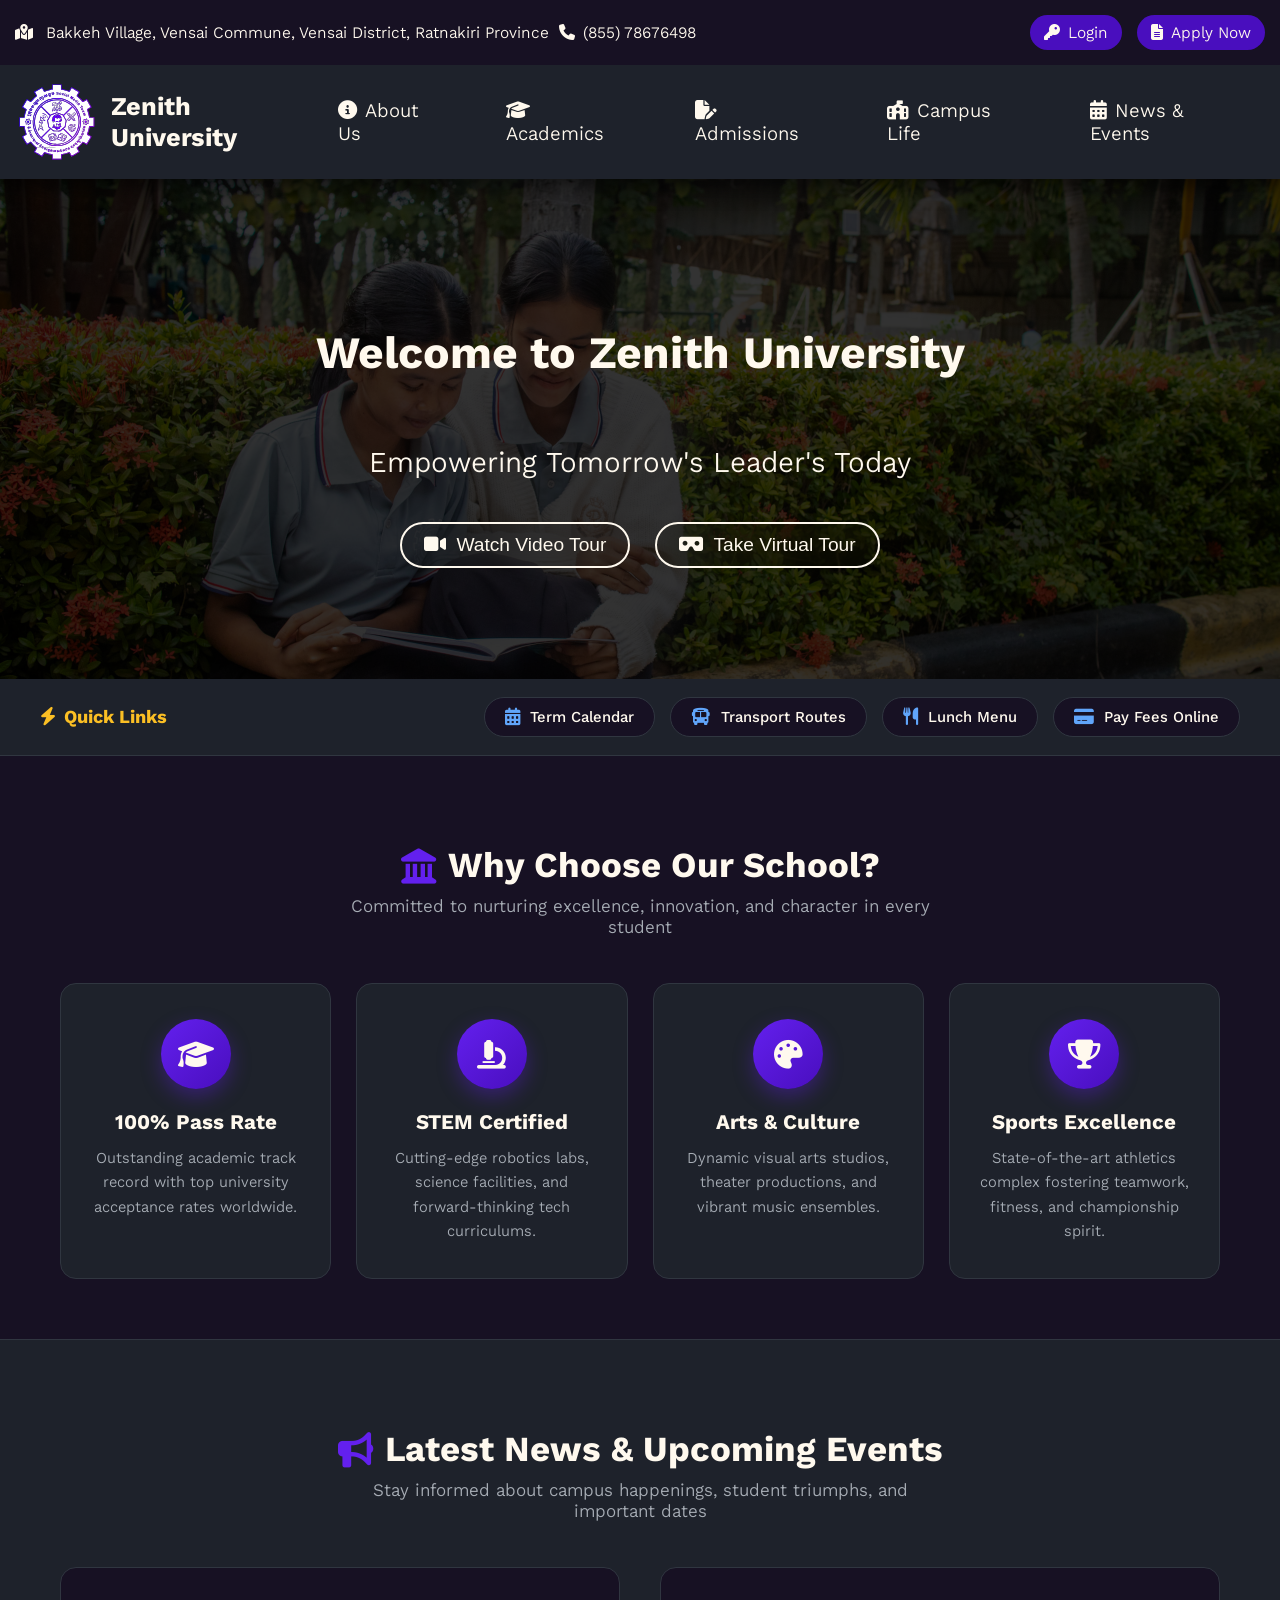
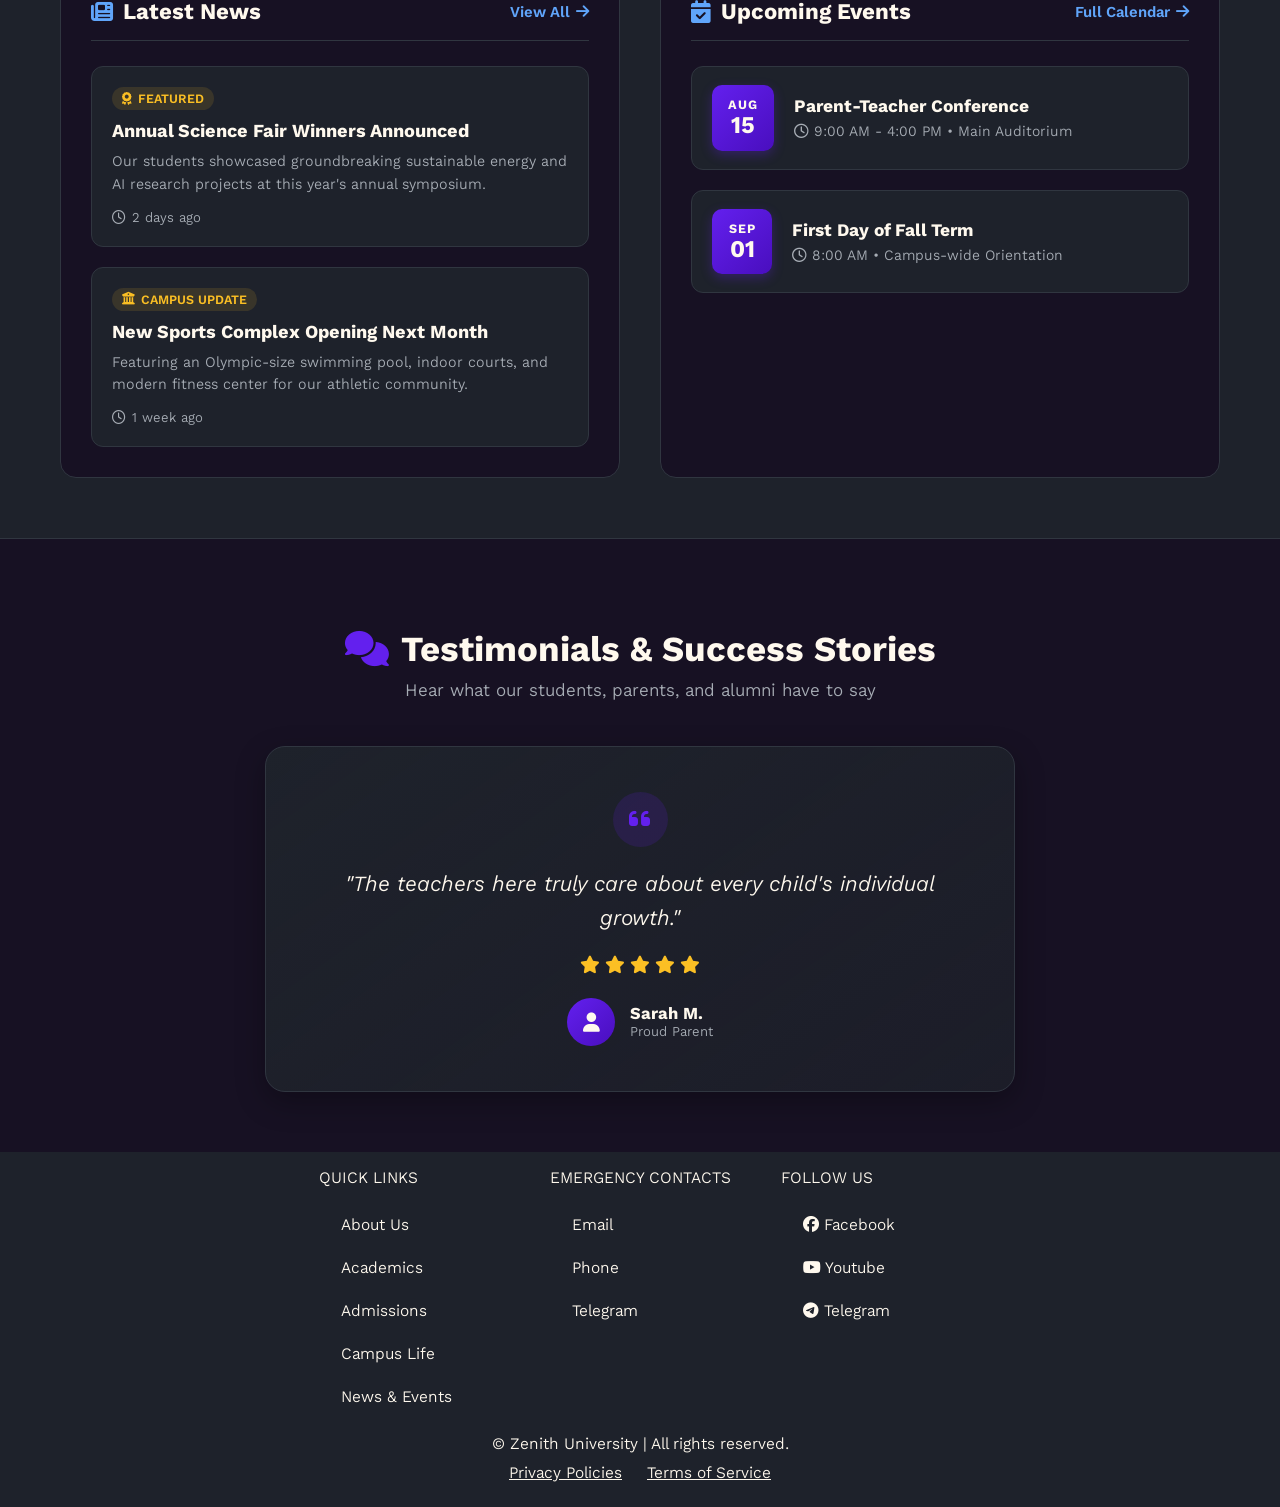
<file: index.html>
<!doctype html>
<html lang="en">
  <head>
    <meta charset="UTF-8" />
    <meta name="viewport" content="width=device-width, initial-scale=1.0" />
    <title>Zenith University</title>
    <base href="/" />
    <link rel="stylesheet" href="global.css" />
    <link rel="stylesheet" href="home.css" />
    <link
      rel="stylesheet"
      href="https://cdnjs.cloudflare.com/ajax/libs/font-awesome/6.5.0/css/all.min.css"
    />
  </head>
  <body>
    <header class="home-header">
      <section class="first-header-section">
        <div class="contact-info">
          <a
            target="_blank"
            href="https://www.google.com/maps/dir//13.9768526,106.6695655/@13.9764085,106.6727207,15.83z/data=!4m2!4m1!3e9?entry=ttu&g_ep=EgoyMDI2MDgwNC4wIKXMDSoASAFQAw%3D%3D"
          >
            <i class="fa-solid fa-map-location-dot"></i>
            Bakkeh Village, Vensai Commune, Vensai District, Ratnakiri Province
          </a>
          <a href="tel:+85578676498"
            ><i class="fa-solid fa-phone"></i>(855) 78676498</a
          >
        </div>

        <div class="header-button-container">
          <button><i class="fa-solid fa-key"></i>Login</button>
          <button><i class="fa-solid fa-file-text"></i>Apply Now</button>
        </div>
      </section>

      <!-- [🎓 Academy Logo]   About Us ▽   Academics ▽   Admissions ▽   Campus Life ▽   News & Events     | -->
      <section class="second-header-section">
        <a href="index.html" class="header-logo-container">
          <img
            src="images/school-logo.svg"
            alt="University Logo"
            width="84"
          />
          Zenith University
        </a>

        <nav class="navigation-container">
          <a href="pages/about/about.html"
            ><i class="fa-solid fa-circle-info"></i>About Us</a
          >
          <a href="#"><i class="fa-solid fa-graduation-cap"></i>Academics</a>
          <a href="#"><i class="fa-solid fa-file-pen"></i>Admissions</a>
          <a href="#"><i class="fa-solid fa-school-flag"></i>Campus Life</a>
          <a href="#"><i class="fa-solid fa-calendar-days"></i>News & Events</a>
        </nav>
      </section>
    </header>

    <main>
      <section class="hero-section">
        <img src="images/students.png" alt="Hero image" />
        <div class="hero-background"></div>
        <div class="hero-text-container">
          <h1>Welcome to Zenith University</h1>
          <p>Empowering Tomorrow's Leader's Today</p>
          <div class="hero-button-container">
            <button class="hero-apply-button">
              <i class="fa-solid fa-video"></i>Watch Video Tour
            </button>
            <button class="hero-apply-button">
              <i class="fa-solid fa-vr-cardboard"></i>Take Virtual Tour
            </button>
          </div>
        </div>
      </section>

      <!-- Quick Links Bar -->
      <section class="quick-links-section">
        <div class="quick-links-wrapper">
          <span class="quick-links-label"
            ><i class="fa-solid fa-bolt"></i> Quick Links</span
          >
          <div class="quick-links-items">
            <a href="#" class="quick-link-item">
              <i class="fa-solid fa-calendar-days"></i>
              <span>Term Calendar</span>
            </a>
            <a href="#" class="quick-link-item">
              <i class="fa-solid fa-bus"></i>
              <span>Transport Routes</span>
            </a>
            <a href="#" class="quick-link-item">
              <i class="fa-solid fa-utensils"></i>
              <span>Lunch Menu</span>
            </a>
            <a href="#" class="quick-link-item">
              <i class="fa-solid fa-credit-card"></i>
              <span>Pay Fees Online</span>
            </a>
          </div>
        </div>
      </section>

      <!-- Why Choose Our School? (Key Pillars) -->
      <section class="why-choose-section">
        <div class="section-container">
          <div class="section-header">
            <h2><i class="fa-solid fa-landmark"></i> Why Choose Our School?</h2>
            <p>
              Committed to nurturing excellence, innovation, and character in
              every student
            </p>
          </div>
          <div class="pillars-grid">
            <div class="pillar-card">
              <div class="pillar-icon-box">
                <i class="fa-solid fa-graduation-cap"></i>
              </div>
              <h3>100% Pass Rate</h3>
              <p>
                Outstanding academic track record with top university acceptance
                rates worldwide.
              </p>
            </div>
            <div class="pillar-card">
              <div class="pillar-icon-box">
                <i class="fa-solid fa-microscope"></i>
              </div>
              <h3>STEM Certified</h3>
              <p>
                Cutting-edge robotics labs, science facilities, and
                forward-thinking tech curriculums.
              </p>
            </div>
            <div class="pillar-card">
              <div class="pillar-icon-box">
                <i class="fa-solid fa-palette"></i>
              </div>
              <h3>Arts & Culture</h3>
              <p>
                Dynamic visual arts studios, theater productions, and vibrant
                music ensembles.
              </p>
            </div>
            <div class="pillar-card">
              <div class="pillar-icon-box">
                <i class="fa-solid fa-trophy"></i>
              </div>
              <h3>Sports Excellence</h3>
              <p>
                State-of-the-art athletics complex fostering teamwork, fitness,
                and championship spirit.
              </p>
            </div>
          </div>
        </div>
      </section>

      <!-- Latest News & Upcoming Events -->
      <section class="news-events-section">
        <div class="section-container">
          <div class="section-header">
            <h2>
              <i class="fa-solid fa-bullhorn"></i> Latest News & Upcoming Events
            </h2>
            <p>
              Stay informed about campus happenings, student triumphs, and
              important dates
            </p>
          </div>
          <div class="news-events-grid">
            <!-- News Column -->
            <div class="news-column">
              <div class="column-header">
                <h3><i class="fa-solid fa-newspaper"></i> Latest News</h3>
                <a href="#" class="view-all-link"
                  >View All <i class="fa-solid fa-arrow-right"></i
                ></a>
              </div>
              <div class="news-list">
                <article class="news-card">
                  <div class="news-badge">
                    <i class="fa-solid fa-award"></i> Featured
                  </div>
                  <h4>Annual Science Fair Winners Announced</h4>
                  <p>
                    Our students showcased groundbreaking sustainable energy and
                    AI research projects at this year's annual symposium.
                  </p>
                  <span class="news-meta"
                    ><i class="fa-regular fa-clock"></i> 2 days ago</span
                  >
                </article>
                <article class="news-card">
                  <div class="news-badge">
                    <i class="fa-solid fa-building-columns"></i> Campus Update
                  </div>
                  <h4>New Sports Complex Opening Next Month</h4>
                  <p>
                    Featuring an Olympic-size swimming pool, indoor courts, and
                    modern fitness center for our athletic community.
                  </p>
                  <span class="news-meta"
                    ><i class="fa-regular fa-clock"></i> 1 week ago</span
                  >
                </article>
              </div>
            </div>

            <!-- Events Column -->
            <div class="events-column">
              <div class="column-header">
                <h3>
                  <i class="fa-solid fa-calendar-check"></i> Upcoming Events
                </h3>
                <a href="#" class="view-all-link"
                  >Full Calendar <i class="fa-solid fa-arrow-right"></i
                ></a>
              </div>
              <div class="events-list">
                <div class="event-card">
                  <div class="event-date-box">
                    <span class="event-month">AUG</span>
                    <span class="event-day">15</span>
                  </div>
                  <div class="event-details">
                    <h4>Parent-Teacher Conference</h4>
                    <p>
                      <i class="fa-regular fa-clock"></i> 9:00 AM - 4:00 PM
                      &bull; Main Auditorium
                    </p>
                  </div>
                </div>
                <div class="event-card">
                  <div class="event-date-box">
                    <span class="event-month">SEP</span>
                    <span class="event-day">01</span>
                  </div>
                  <div class="event-details">
                    <h4>First Day of Fall Term</h4>
                    <p>
                      <i class="fa-regular fa-clock"></i> 8:00 AM &bull;
                      Campus-wide Orientation
                    </p>
                  </div>
                </div>
              </div>
            </div>
          </div>
        </div>
      </section>

      <!-- Testimonials / Success Stories -->
      <section class="testimonials-section">
        <div class="section-container">
          <div class="section-header">
            <h2>
              <i class="fa-solid fa-comments"></i> Testimonials & Success
              Stories
            </h2>
            <p>Hear what our students, parents, and alumni have to say</p>
          </div>
          <div class="testimonials-container">
            <div class="testimonial-card">
              <div class="quote-icon">
                <i class="fa-solid fa-quote-left"></i>
              </div>
              <p class="testimonial-quote">
                "The teachers here truly care about every child's individual
                growth."
              </p>
              <div class="testimonial-rating">
                <i class="fa-solid fa-star"></i>
                <i class="fa-solid fa-star"></i>
                <i class="fa-solid fa-star"></i>
                <i class="fa-solid fa-star"></i>
                <i class="fa-solid fa-star"></i>
              </div>
              <div class="testimonial-author">
                <div class="author-avatar">
                  <i class="fa-solid fa-user"></i>
                </div>
                <div class="author-info">
                  <span class="author-name">Sarah M.</span>
                  <span class="author-role">Proud Parent</span>
                </div>
              </div>
            </div>
          </div>
        </div>
      </section>
    </main>

    <footer class="main-footer">
      <section class="footer-links-container">
        <div class="quick-links-container">
          <p>QUICK LINKS</p>
          <ul>
            <li><a href="pages/about/about.html">About Us</a></li>
            <li><a href="#">Academics</a></li>
            <li><a href="#">Admissions</a></li>
            <li><a href="#">Campus Life</a></li>
            <li><a href="#">News & Events</a></li>
          </ul>
        </div>
        <div class="emergency-contacts-container">
          <p>EMERGENCY CONTACTS</p>
          <ul>
            <li><a href="#">Email</a></li>
            <li><a href="#">Phone</a></li>
            <li><a href="#">Telegram</a></li>
          </ul>
        </div>
        <div class="social-media-container">
          <p>FOLLOW US</p>
          <ul>
            <li>
              <a href="#"> <i class="fa-brands fa-facebook"></i> Facebook </a>
            </li>
            <li>
              <a href="#"><i class="fa-brands fa-youtube"></i> Youtube</a>
            </li>
            <li>
              <a href="#"><i class="fa-brands fa-telegram"></i> Telegram</a>
            </li>
          </ul>
        </div>
      </section>

      <section class="footer-copyright">
        &copy; Zenith University | All rights reserved.
        <div class="footer-copyright-links">
          <a href="#">Privacy Policies</a>
          <a href="#">Terms of Service</a>
        </div>
      </section>
    </footer>
  </body>
</html>
</file>
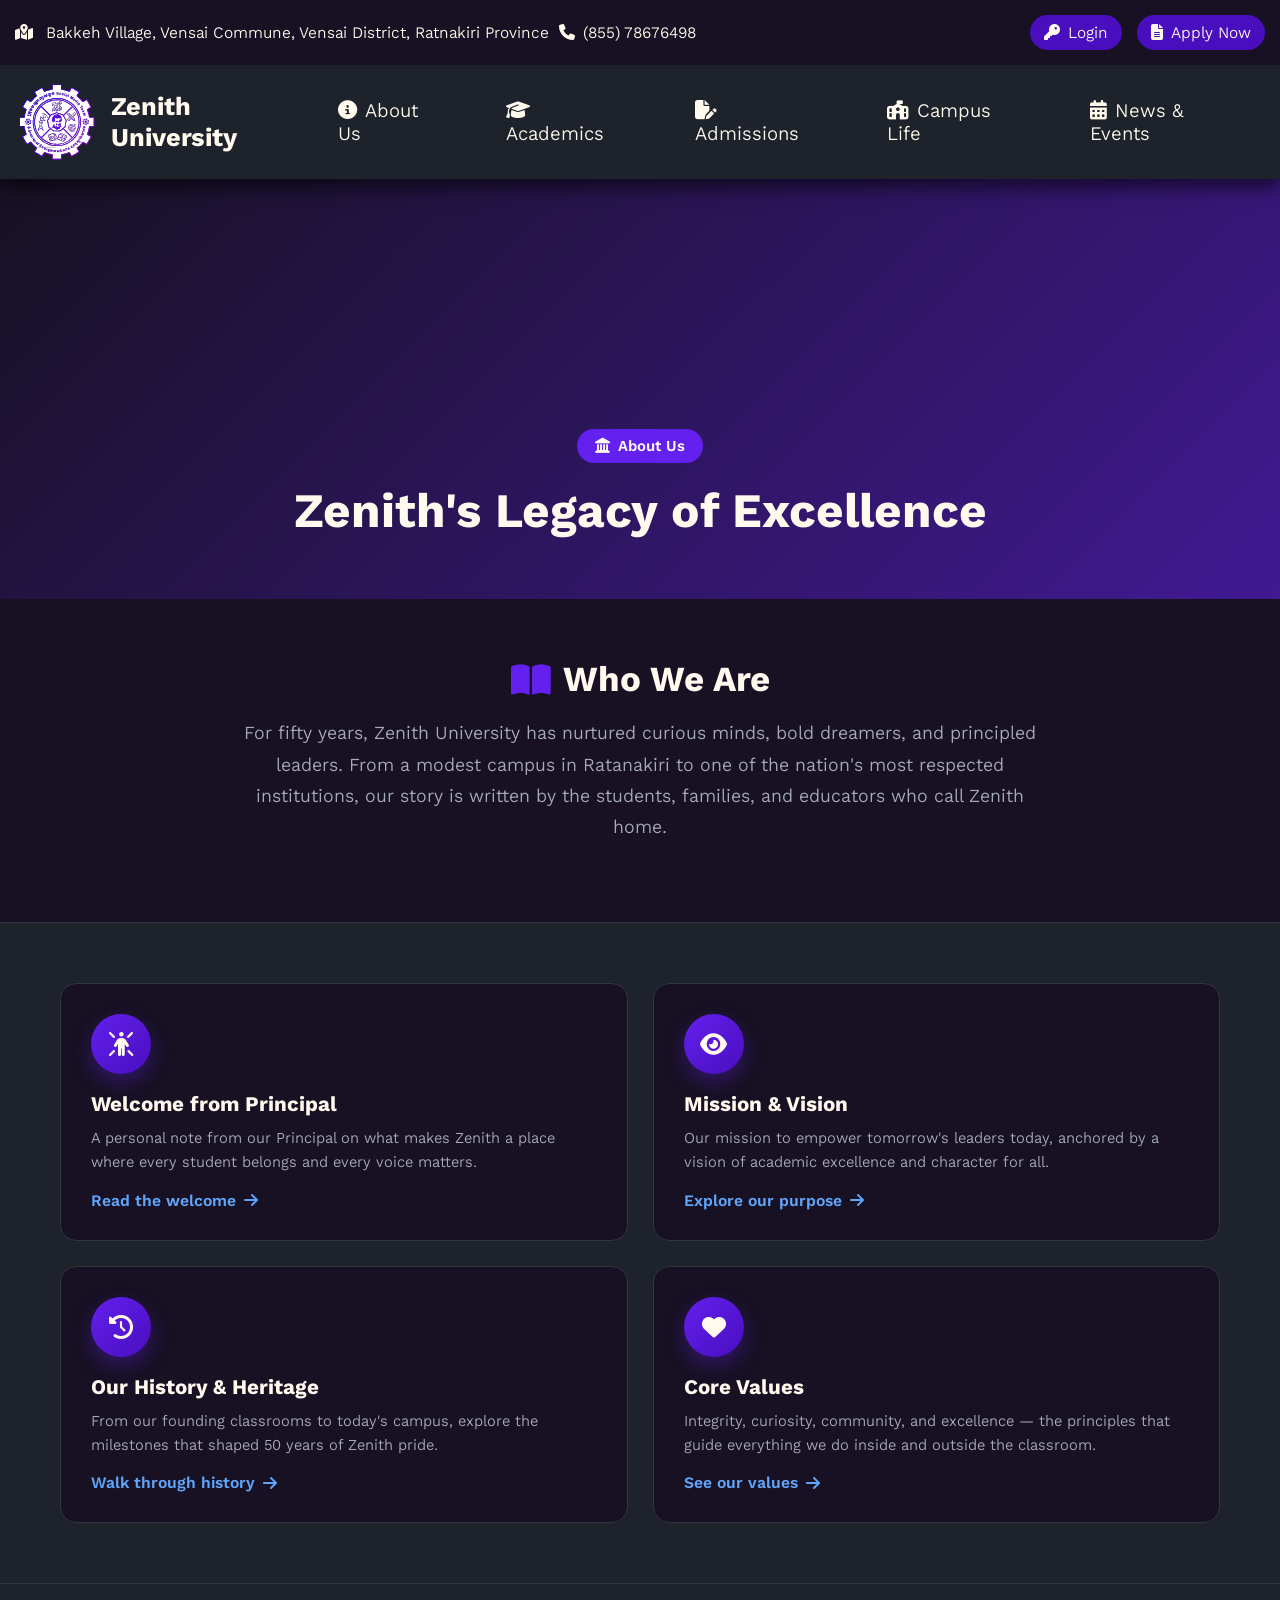
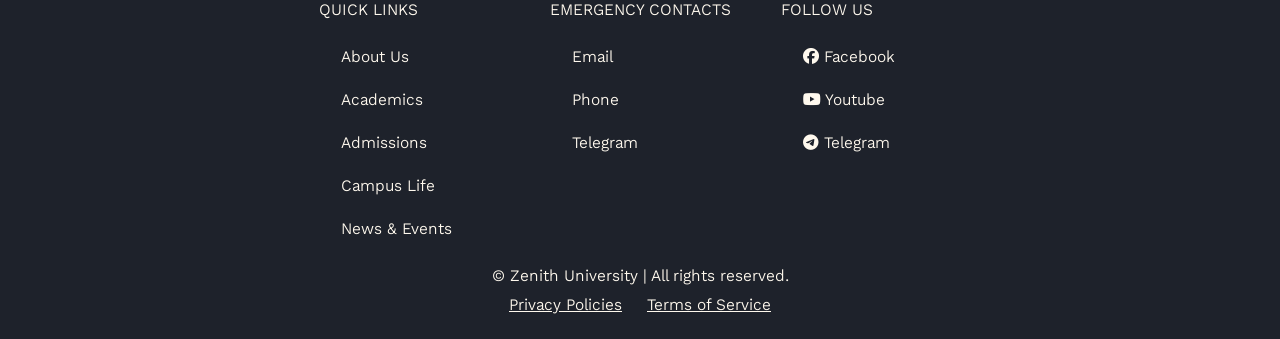
<file: pages/about/about.html>
<!doctype html>
<html lang="en">
  <head>
    <meta charset="UTF-8" />
    <meta name="viewport" content="width=device-width, initial-scale=1.0" />
    <title>About Us | Zenith University</title>
    <base href="/" />
    <link rel="stylesheet" href="global.css" />
    <link rel="stylesheet" href="pages/about/about.css" />
    <link
      rel="stylesheet"
      href="https://cdnjs.cloudflare.com/ajax/libs/font-awesome/6.5.0/css/all.min.css"
    />
  </head>
  <body>
    <header class="home-header">
      <section class="first-header-section">
        <div class="contact-info">
          <a
            target="_blank"
            href="https://www.google.com/maps/dir//13.9768526,106.6695655/@13.9764085,106.6727207,15.83z/data=!4m2!4m1!3e9?entry=ttu&g_ep=EgoyMDI2MDgwNC4wIKXMDSoASAFQAw%3D%3D"
          >
            <i class="fa-solid fa-map-location-dot"></i>
            Bakkeh Village, Vensai Commune, Vensai District, Ratnakiri Province
          </a>
          <a href="tel:+85578676498"
            ><i class="fa-solid fa-phone"></i>(855) 78676498</a
          >
        </div>

        <div class="header-button-container">
          <button><i class="fa-solid fa-key"></i>Login</button>
          <button><i class="fa-solid fa-file-text"></i>Apply Now</button>
        </div>
      </section>

      <section class="second-header-section">
        <a href="index.html" class="header-logo-container">
          <img src="images/school-logo.svg" alt="University Logo" width="84" />
          Zenith University
        </a>

        <nav class="navigation-container">
          <a href="pages/about/about.html" class="nav-link"
            ><i class="fa-solid fa-circle-info"></i>About Us</a
          >
          <a href="#" class="nav-link"
            ><i class="fa-solid fa-graduation-cap"></i>Academics</a
          >
          <a href="#" class="nav-link"
            ><i class="fa-solid fa-file-pen"></i>Admissions</a
          >
          <a href="#" class="nav-link"
            ><i class="fa-solid fa-school-flag"></i>Campus Life</a
          >
          <a href="#" class="nav-link"
            ><i class="fa-solid fa-calendar-days"></i>News & Events</a
          >
        </nav>
      </section>
    </header>

    <main>
      <section class="about-hero-section">
        <div class="about-hero-content">
          <span class="about-eyebrow"
            ><i class="fa-solid fa-landmark"></i> About Us</span
          >
          <h1>Zenith's Legacy of Excellence</h1>
        </div>
      </section>

      <section class="about-intro-section">
        <div class="about-section-container">
          <div class="about-intro">
            <h2><i class="fa-solid fa-book-open"></i> Who We Are</h2>
            <p>
              For fifty years, Zenith University has nurtured curious minds,
              bold dreamers, and principled leaders. From a modest campus in
              Ratanakiri to one of the nation's most respected institutions, our
              story is written by the students, families, and educators who call
              Zenith home.
            </p>
          </div>
        </div>
      </section>

      <section class="about-grid-section">
        <div class="about-section-container">
          <div class="about-feature-grid">
            <article class="about-card">
              <div class="about-card-icon">
                <i class="fa-solid fa-person-rays"></i>
              </div>
              <h3>Welcome from Principal</h3>
              <p>
                A personal note from our Principal on what makes Zenith a place
                where every student belongs and every voice matters.
              </p>
              <a href="#"
                >Read the welcome <i class="fa-solid fa-arrow-right"></i
              ></a>
            </article>
            <article class="about-card">
              <div class="about-card-icon"><i class="fa-solid fa-eye"></i></div>
              <h3>Mission & Vision</h3>
              <p>
                Our mission to empower tomorrow's leaders today, anchored by a
                vision of academic excellence and character for all.
              </p>
              <a href="#"
                >Explore our purpose <i class="fa-solid fa-arrow-right"></i
              ></a>
            </article>
            <article class="about-card">
              <div class="about-card-icon">
                <i class="fa-solid fa-clock-rotate-left"></i>
              </div>
              <h3>Our History & Heritage</h3>
              <p>
                From our founding classrooms to today's campus, explore the
                milestones that shaped 50 years of Zenith pride.
              </p>
              <a href="#"
                >Walk through history <i class="fa-solid fa-arrow-right"></i
              ></a>
            </article>
            <article class="about-card">
              <div class="about-card-icon">
                <i class="fa-solid fa-heart"></i>
              </div>
              <h3>Core Values</h3>
              <p>
                Integrity, curiosity, community, and excellence — the principles
                that guide everything we do inside and outside the classroom.
              </p>
              <a href="#"
                >See our values <i class="fa-solid fa-arrow-right"></i
              ></a>
            </article>
          </div>
        </div>
      </section>
    </main>

    <footer class="main-footer">
      <section class="footer-links-container">
        <div class="quick-links-container">
          <p>QUICK LINKS</p>
          <ul>
            <li><a href="pages/about/about.html">About Us</a></li>
            <li><a href="#">Academics</a></li>
            <li><a href="#">Admissions</a></li>
            <li><a href="#">Campus Life</a></li>
            <li><a href="#">News & Events</a></li>
          </ul>
        </div>
        <div class="emergency-contacts-container">
          <p>EMERGENCY CONTACTS</p>
          <ul>
            <li><a href="#">Email</a></li>
            <li><a href="#">Phone</a></li>
            <li><a href="#">Telegram</a></li>
          </ul>
        </div>
        <div class="social-media-container">
          <p>FOLLOW US</p>
          <ul>
            <li>
              <a href="#"> <i class="fa-brands fa-facebook"></i> Facebook </a>
            </li>
            <li>
              <a href="#"><i class="fa-brands fa-youtube"></i> Youtube</a>
            </li>
            <li>
              <a href="#"><i class="fa-brands fa-telegram"></i> Telegram</a>
            </li>
          </ul>
        </div>
      </section>

      <section class="footer-copyright">
        &copy; Zenith University | All rights reserved.
        <div class="footer-copyright-links">
          <a href="#">Privacy Policies</a>
          <a href="#">Terms of Service</a>
        </div>
      </section>
    </footer>
  </body>
</html>
</file>
<file: global.css>
@import url("https://fonts.googleapis.com/css2?family=Kantumruy+Pro:ital,wght@0,100..700;1,100..700&display=swap");

:root {
  /* --color-surface: #171123;
  --color-primary: #6320ee;
  --color-accent: #8075ff;
  --color-text: #f8f0fb;
  --color-muted: #ffd972; */
  /* Colors */
  --color-primary: #6320ee;
  --color-accent: #490ebe;
  --color-accent-hover: #1a3aef;
  --color-background: #171123;
  --color-surface: #1e222b;
  --color-text: #fff9ee;
  --color-text-muted: #a7adb5;
  --color-border: #303640;
  --color-success: #4ade80;
  --color-warning: #fbbf24;
  --color-error: #f87171;
  --color-info: #60a5fa;

  /* Typography */
  --font-khmer: Kantumruy Pro, sans-serif;
}

*,
*::before,
*::after {
  box-sizing: border-box;
}

body {
  font-family: var(--font-khmer);
  margin: 0;
  background-color: var(--color-background);
  color: var(--color-text);
}

.home-header {
  position: sticky;
  left: 0;
  top: 0;
  z-index: 1000;
  box-shadow: 0 10px 15px rgba(0, 0, 0, 0.5);
}

.home-header section {
  display: flex;
  justify-content: space-between;
  background-color: var(--color-surface);
  padding: 15px;
}

.contact-info {
  display: flex;
  align-items: center;
}

.contact-info a {
  text-decoration: none;
  color: var(--color-text);
  margin-right: 10px;
}

.header-button-container {
  display: flex;
  gap: 15px;
}

.header-button-container button {
  background-color: var(--color-accent);
  color: var(--color-text);
  border: none;
  padding-left: 14px;
  padding-right: 14px;
  padding-top: 8px;
  padding-bottom: 8px;
  border-radius: 25px;
  font-size: 16px;
  cursor: pointer;
  transition: all 0.25s;
  font-family: var(--font-khmer);
}

.header-button-container button:hover {
  color: var(--color-text);
  background-color: var(--color-accent-hover);
}

.home-header i {
  margin-right: 8px;
}

.header-logo-container {
  display: flex;
  align-items: center;
  text-decoration: none;
  color: var(--color-text);
  gap: 12px;
  font-size: 1.6rem;
  font-weight: 900;
}

.first-header-section {
  background-color: var(--color-background) !important;
}

.navigation-container {
  display: flex;
  align-items: center;
  gap: 25px;
}

.navigation-container a {
  padding: 14px 18px;
  text-decoration: none;
  color: var(--color-text);
  font-size: 1.2rem;
  border-radius: 25px;
  transition: all 0.25s;
}

.navigation-container a:hover {
  background-color: var(--color-primary);
  transform: translateY(-5px);
}

.main-footer {
  display: grid;
  justify-content: center;
  background-color: var(--color-surface);
}

.main-footer :is(p, a) {
  color: var(--color-text);
  text-decoration: none;
}

.footer-links-container {
  display: grid;
  grid-template-columns: 1fr 1fr 1fr;
  gap: 50px;
}

.footer-links-container ul {
  padding: 0;
}

.footer-links-container li {
  padding: 12px 22px;
  list-style: none;
}

.footer-links-container li:hover {
  background-color: var(--color-accent);
}

.footer-copyright {
  display: flex;
  flex-direction: column;
  align-items: center;
  gap: 10px;
  color: var(--color-text);
}

.footer-copyright-links {
  display: flex;
  gap: 25px;
  text-decoration: underline;
  margin-bottom: 25px;
}
</file>
<file: home.css>
.hero-section {
  display: block;
  position: relative;
  height: 500px;
  overflow: hidden;
}

.hero-section img {
  width: 100%;
  position: relative;
  top: -125px;
}

.hero-background {
  background-color: black;
  position: absolute;
  width: 100%;
  height: 100%;
  left: 0;
  top: 0;
  opacity: 0.8;
}

.hero-text-container {
  position: absolute;
  width: 100%;
  height: 100%;
  z-index: 10;
  color: var(--color-text);
  top: 0;
  left: 0;
  display: flex;
  justify-content: center;
  align-items: center;
  flex-direction: column;
}

.hero-button-container {
  display: flex;
  gap: 25px;
}

.hero-button-container button {
  backdrop-filter: blur(25px);
}

.hero-button-container button i {
  margin-right: 10px;
}

.hero-text-container h1 {
  font-size: 2.8rem;
}

.hero-text-container p {
  font-size: 1.8rem;
}

.hero-apply-button {
  padding: 10px 22px;
  color: var(--color-text);
  border: 2px solid var(--color-text);
  border-radius: 25px;
  background-color: transparent;
  cursor: pointer;
  margin-top: 15px;
  font-size: 1.2rem;
  transition: all 0.25s ease;
}

.hero-apply-button:hover {
  background-color: var(--color-primary);
}

/* ==========================================================================
   Section Containers & Headers
   ========================================================================== */
.section-container {
  max-width: 1200px;
  margin: 0 auto;
  padding: 60px 20px;
}

.section-header {
  text-align: center;
  margin-bottom: 45px;
}

.section-header h2 {
  font-size: 2.2rem;
  color: var(--color-text);
  margin-bottom: 10px;
  display: flex;
  align-items: center;
  justify-content: center;
  gap: 12px;
}

.section-header h2 i {
  color: var(--color-primary);
}

.section-header p {
  font-size: 1.1rem;
  color: var(--color-text-muted);
  max-width: 600px;
  margin: 0 auto;
}

/* ==========================================================================
   Quick Links Bar
   ========================================================================== */
.quick-links-section {
  background-color: var(--color-surface);
  border-bottom: 1px solid var(--color-border);
  padding: 18px 20px;
}

.quick-links-wrapper {
  max-width: 1200px;
  margin: 0 auto;
  display: flex;
  align-items: center;
  justify-content: space-between;
  gap: 20px;
  flex-wrap: wrap;
}

.quick-links-label {
  font-size: 1.15rem;
  font-weight: 700;
  color: var(--color-warning);
  display: flex;
  align-items: center;
  gap: 8px;
}

.quick-links-items {
  display: flex;
  gap: 15px;
  flex-wrap: wrap;
}

.quick-link-item {
  display: inline-flex;
  align-items: center;
  gap: 10px;
  background-color: var(--color-background);
  color: var(--color-text);
  text-decoration: none;
  padding: 10px 20px;
  border-radius: 25px;
  border: 1px solid var(--color-border);
  font-size: 0.95rem;
  font-weight: 500;
  transition: all 0.25s ease;
}

.quick-link-item i {
  color: var(--color-info);
  font-size: 1.1rem;
  transition: transform 0.25s ease;
}

.quick-link-item:hover {
  background-color: var(--color-primary);
  border-color: var(--color-primary);
  transform: translateY(-3px);
  box-shadow: 0 6px 16px rgba(99, 32, 238, 0.3);
}

.quick-link-item:hover i {
  color: var(--color-text);
  transform: scale(1.15);
}

/* ==========================================================================
   Why Choose Our School (Key Pillars)
   ========================================================================== */
.why-choose-section {
  background-color: var(--color-background);
}

.pillars-grid {
  display: grid;
  grid-template-columns: repeat(4, 1fr);
  gap: 25px;
}

.pillar-card {
  background-color: var(--color-surface);
  border: 1px solid var(--color-border);
  border-radius: 16px;
  padding: 35px 25px;
  text-align: center;
  transition: all 0.3s ease;
  position: relative;
  overflow: hidden;
  cursor: default;
}

.pillar-card:hover {
  transform: translateY(-8px);
  border-color: var(--color-primary);
  box-shadow: 0 12px 28px rgba(0, 0, 0, 0.4);
}

.pillar-icon-box {
  width: 70px;
  height: 70px;
  margin: 0 auto 20px auto;
  border-radius: 50%;
  background: linear-gradient(
    135deg,
    var(--color-primary),
    var(--color-accent)
  );
  display: flex;
  align-items: center;
  justify-content: center;
  font-size: 1.8rem;
  color: var(--color-text);
  box-shadow: 0 8px 20px rgba(99, 32, 238, 0.35);
  transition: transform 0.3s ease;
}

.pillar-card:hover .pillar-icon-box {
  transform: scale(1.1) rotate(5deg);
}

.pillar-card h3 {
  font-size: 1.3rem;
  color: var(--color-text);
  margin-bottom: 12px;
}

.pillar-card p {
  font-size: 0.95rem;
  color: var(--color-text-muted);
  line-height: 1.6;
  margin: 0;
}

/* ==========================================================================
   Latest News & Upcoming Events
   ========================================================================== */
.news-events-section {
  background-color: var(--color-surface);
  border-top: 1px solid var(--color-border);
  border-bottom: 1px solid var(--color-border);
}

.news-events-grid {
  display: grid;
  grid-template-columns: 1fr 1fr;
  gap: 40px;
}

.news-column,
.events-column {
  background-color: var(--color-background);
  border: 1px solid var(--color-border);
  border-radius: 16px;
  padding: 30px;
}

.column-header {
  display: flex;
  justify-content: space-between;
  align-items: center;
  margin-bottom: 25px;
  padding-bottom: 15px;
  border-bottom: 1px solid var(--color-border);
}

.column-header h3 {
  font-size: 1.4rem;
  color: var(--color-text);
  margin: 0;
  display: flex;
  align-items: center;
  gap: 10px;
}

.column-header h3 i {
  color: var(--color-info);
}

.view-all-link {
  color: var(--color-info);
  text-decoration: none;
  font-size: 0.95rem;
  font-weight: 600;
  display: flex;
  align-items: center;
  gap: 6px;
  transition: all 0.2s ease;
}

.view-all-link:hover {
  color: var(--color-text);
  transform: translateX(4px);
}

.news-list,
.events-list {
  display: flex;
  flex-direction: column;
  gap: 20px;
}

.news-card {
  background-color: var(--color-surface);
  border: 1px solid var(--color-border);
  border-radius: 12px;
  padding: 20px;
  transition: all 0.25s ease;
  cursor: default;
}

.news-card:hover {
  border-color: var(--color-primary);
  transform: translateX(6px);
}

.news-badge {
  display: inline-flex;
  align-items: center;
  gap: 6px;
  font-size: 0.8rem;
  font-weight: 600;
  text-transform: uppercase;
  color: var(--color-warning);
  background-color: rgba(251, 191, 36, 0.12);
  padding: 4px 10px;
  border-radius: 12px;
  margin-bottom: 10px;
}

.news-card h4 {
  font-size: 1.15rem;
  color: var(--color-text);
  margin: 0 0 8px 0;
}

.news-card p {
  font-size: 0.92rem;
  color: var(--color-text-muted);
  line-height: 1.5;
  margin: 0 0 12px 0;
}

.news-meta {
  font-size: 0.85rem;
  color: var(--color-text-muted);
  display: inline-flex;
  align-items: center;
  gap: 6px;
}

.event-card {
  display: flex;
  align-items: center;
  gap: 20px;
  background-color: var(--color-surface);
  border: 1px solid var(--color-border);
  border-radius: 12px;
  padding: 18px 20px;
  cursor: default;
  transition: all 0.25s ease;
}

.event-card:hover {
  border-color: var(--color-primary);
  transform: translateX(6px);
}

.event-date-box {
  background: linear-gradient(
    135deg,
    var(--color-primary),
    var(--color-accent)
  );
  color: var(--color-text);
  border-radius: 10px;
  padding: 12px 16px;
  text-align: center;
  min-width: 60px;
  box-shadow: 0 4px 12px rgba(99, 32, 238, 0.3);
}

.event-month {
  display: block;
  font-size: 0.8rem;
  font-weight: 700;
  letter-spacing: 1px;
}

.event-day {
  display: block;
  font-size: 1.5rem;
  font-weight: 900;
  line-height: 1.1;
}

.event-details h4 {
  font-size: 1.1rem;
  color: var(--color-text);
  margin: 0 0 6px 0;
}

.event-details p {
  font-size: 0.9rem;
  color: var(--color-text-muted);
  margin: 0;
  display: flex;
  align-items: center;
  gap: 6px;
}

/* ==========================================================================
   Testimonials / Success Stories
   ========================================================================== */
.testimonials-section {
  background-color: var(--color-background);
}

.testimonials-container {
  max-width: 750px;
  margin: 0 auto;
}

.testimonial-card {
  background: linear-gradient(
    145deg,
    var(--color-surface),
    rgba(30, 34, 43, 0.7)
  );
  border: 1px solid var(--color-border);
  border-radius: 20px;
  padding: 45px 40px;
  text-align: center;
  position: relative;
  box-shadow: 0 10px 30px rgba(0, 0, 0, 0.3);
}

.quote-icon {
  width: 55px;
  height: 55px;
  border-radius: 50%;
  background-color: rgba(99, 32, 238, 0.15);
  color: var(--color-primary);
  display: flex;
  align-items: center;
  justify-content: center;
  font-size: 1.5rem;
  margin: 0 auto 20px auto;
}

.testimonial-quote {
  font-size: 1.35rem;
  font-style: italic;
  line-height: 1.6;
  color: var(--color-text);
  margin: 0 0 20px 0;
}

.testimonial-rating {
  color: var(--color-warning);
  font-size: 1.1rem;
  display: flex;
  justify-content: center;
  gap: 5px;
  margin-bottom: 25px;
}

.testimonial-author {
  display: flex;
  align-items: center;
  justify-content: center;
  gap: 15px;
}

.author-avatar {
  width: 48px;
  height: 48px;
  border-radius: 50%;
  background: linear-gradient(
    135deg,
    var(--color-primary),
    var(--color-accent)
  );
  display: flex;
  align-items: center;
  justify-content: center;
  color: var(--color-text);
  font-size: 1.2rem;
}

.author-info {
  text-align: left;
}

.author-name {
  display: block;
  font-weight: 700;
  font-size: 1.05rem;
  color: var(--color-text);
}

.author-role {
  display: block;
  font-size: 0.85rem;
  color: var(--color-text-muted);
}
</file>
